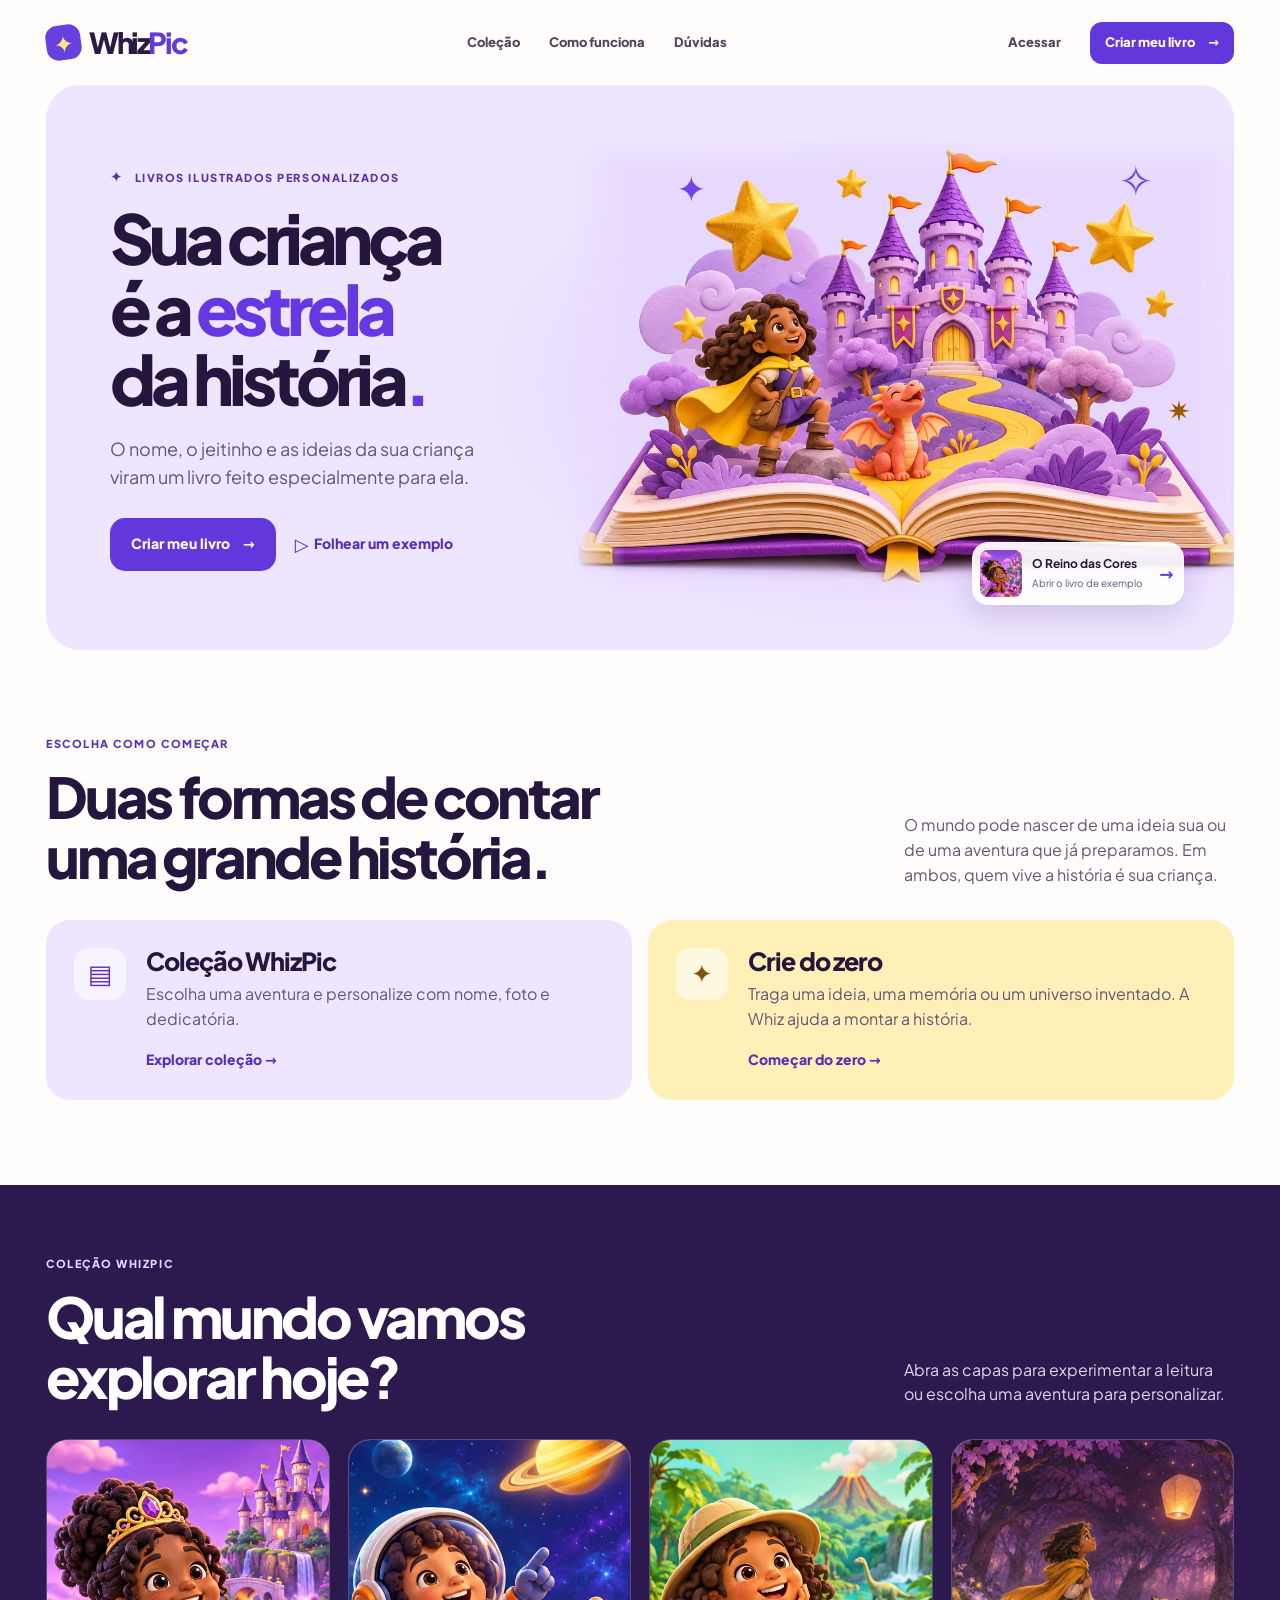
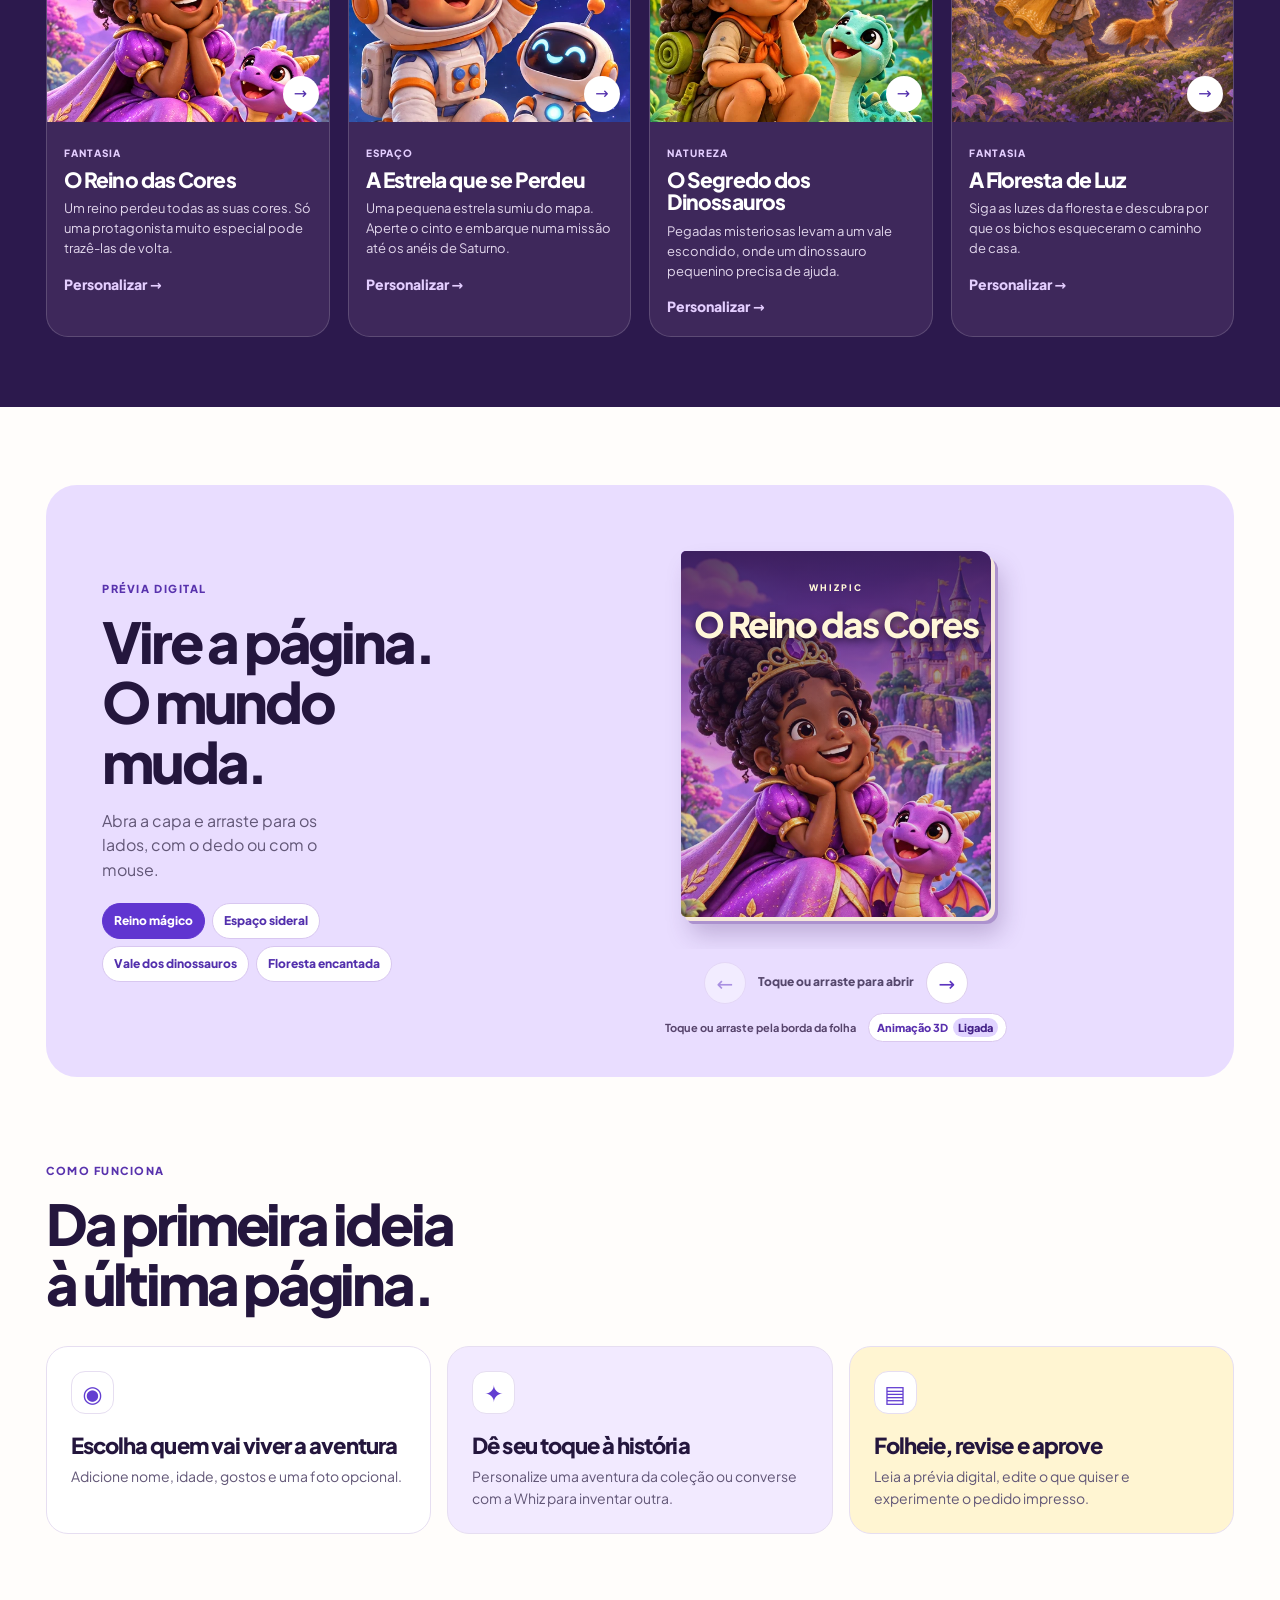
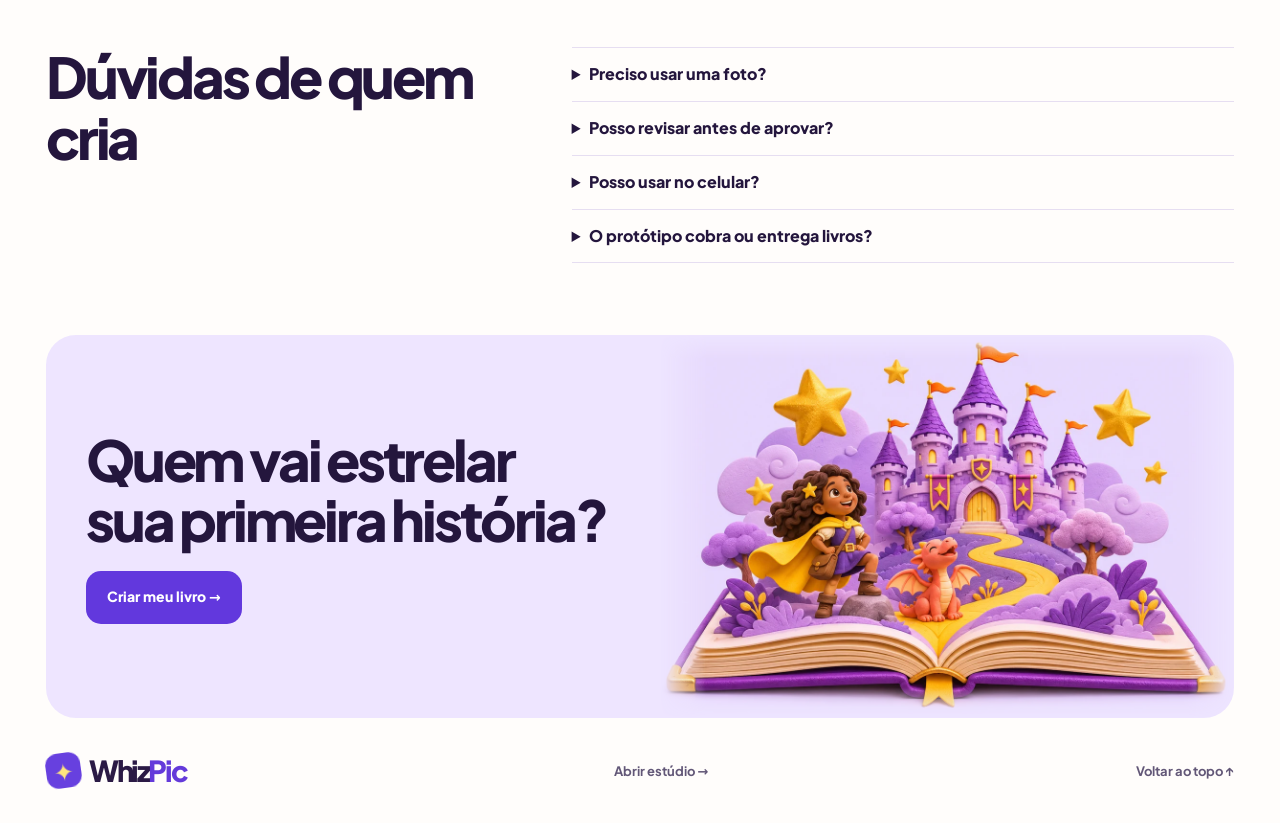
<file: index.html>
<!doctype html>
<html lang="pt-BR">
<head>
<meta charset="utf-8">
<meta name="viewport" content="width=device-width, initial-scale=1, viewport-fit=cover">
<meta name="theme-color" content="#f9f6ff">
<meta name="description" content="Transforme sua criança na protagonista de um livro ilustrado.">
<title>WhizPic — Histórias com a cara da sua criança</title>
<link rel="icon" href="assets/icon-192.png">
<link rel="manifest" href="manifest.webmanifest">
<link rel="stylesheet" href="style.css">
<script src="app.js" type="module"></script>
</head>
<body>
<a class="skip" href="#main">Pular para o conteúdo</a>
<div id="site"></div>
<dialog id="modal" aria-labelledby="modal-title"><div id="modal-content"></div></dialog>
<div id="toast" role="status" aria-live="polite"></div>
</body>
</html>
</file>
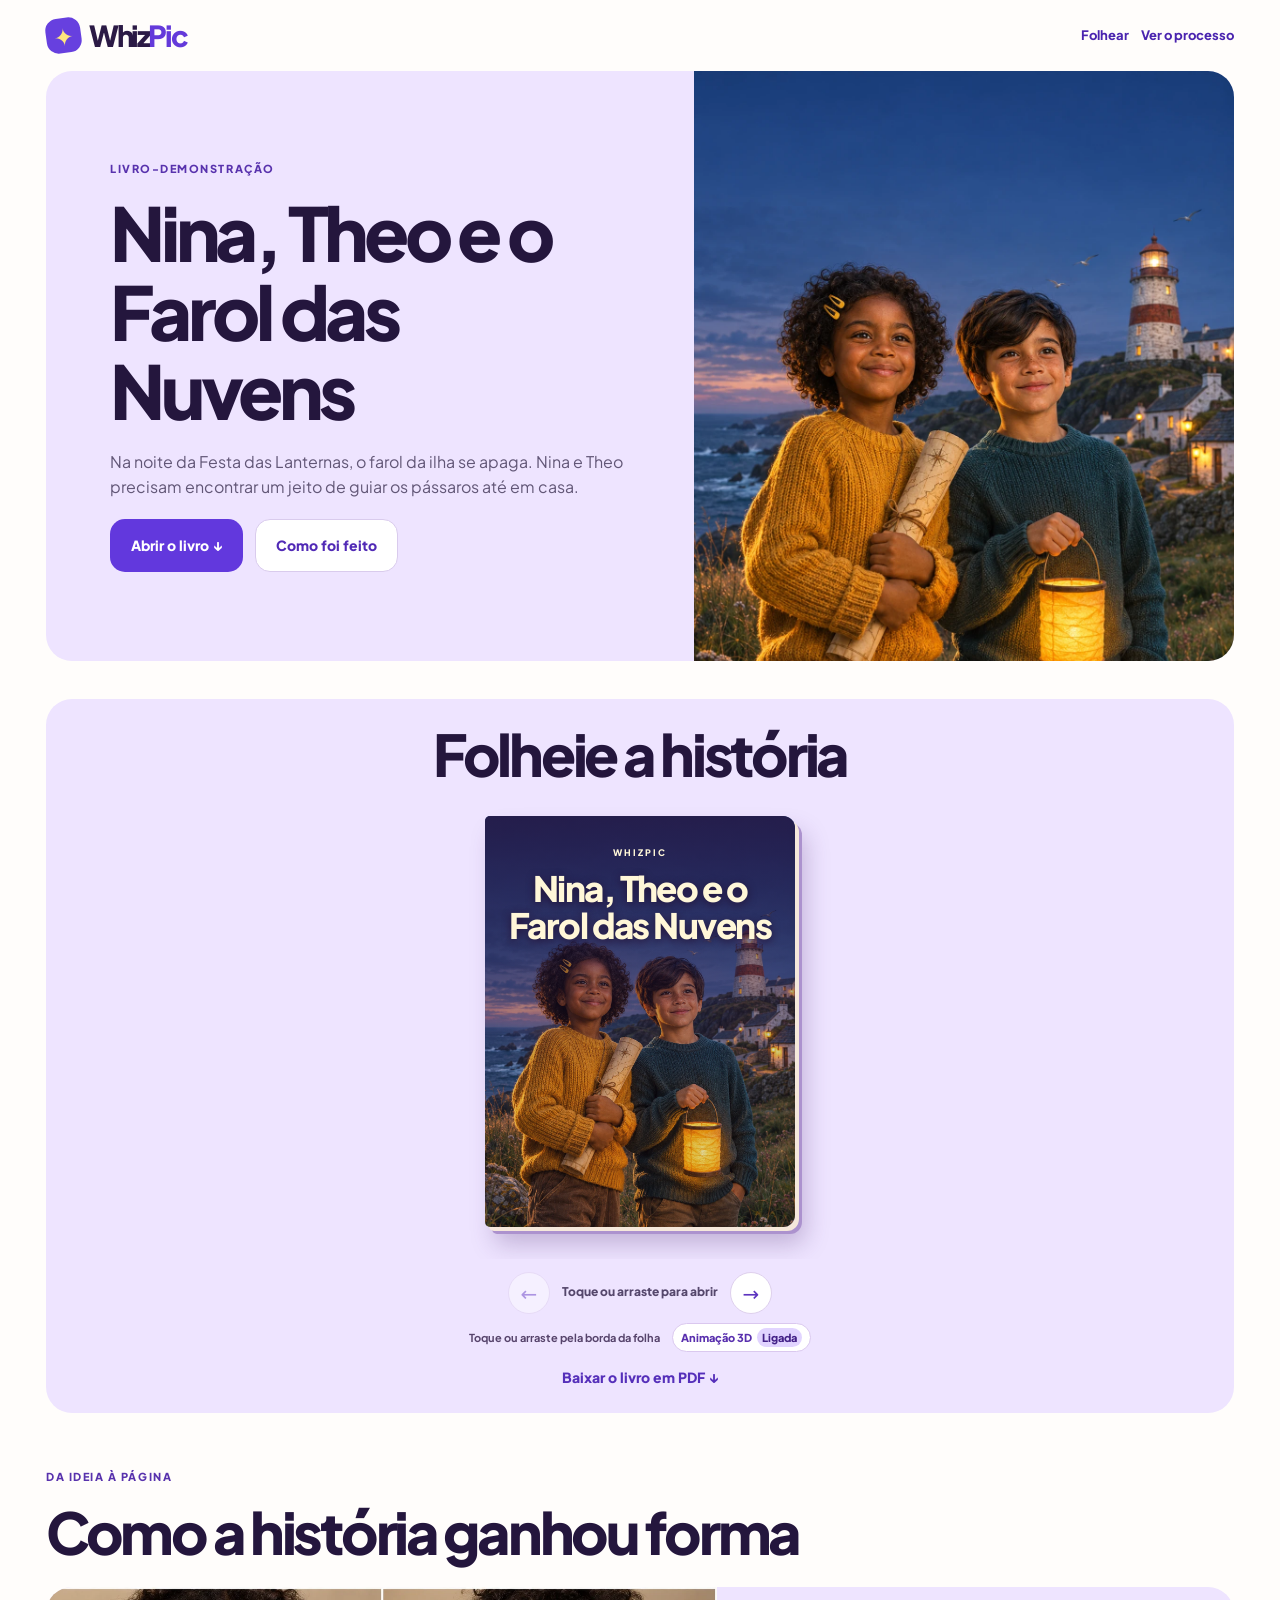
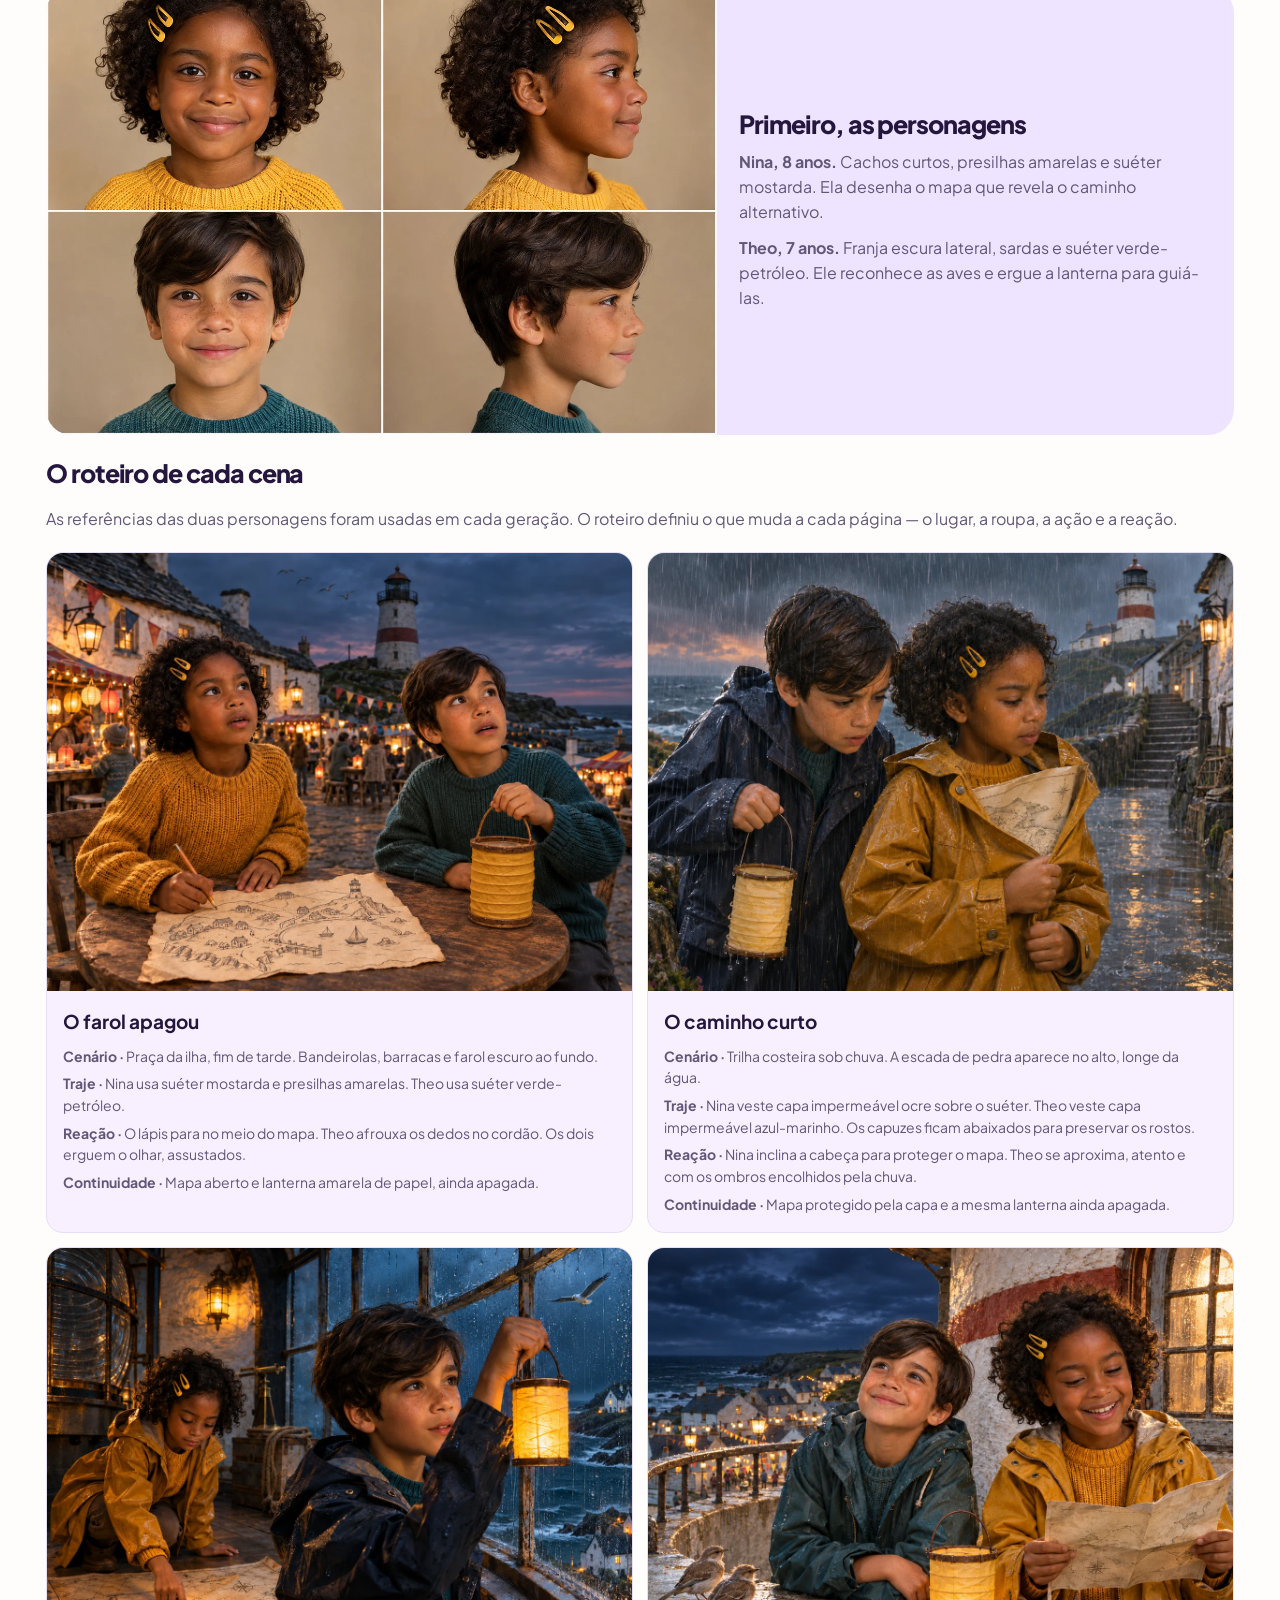
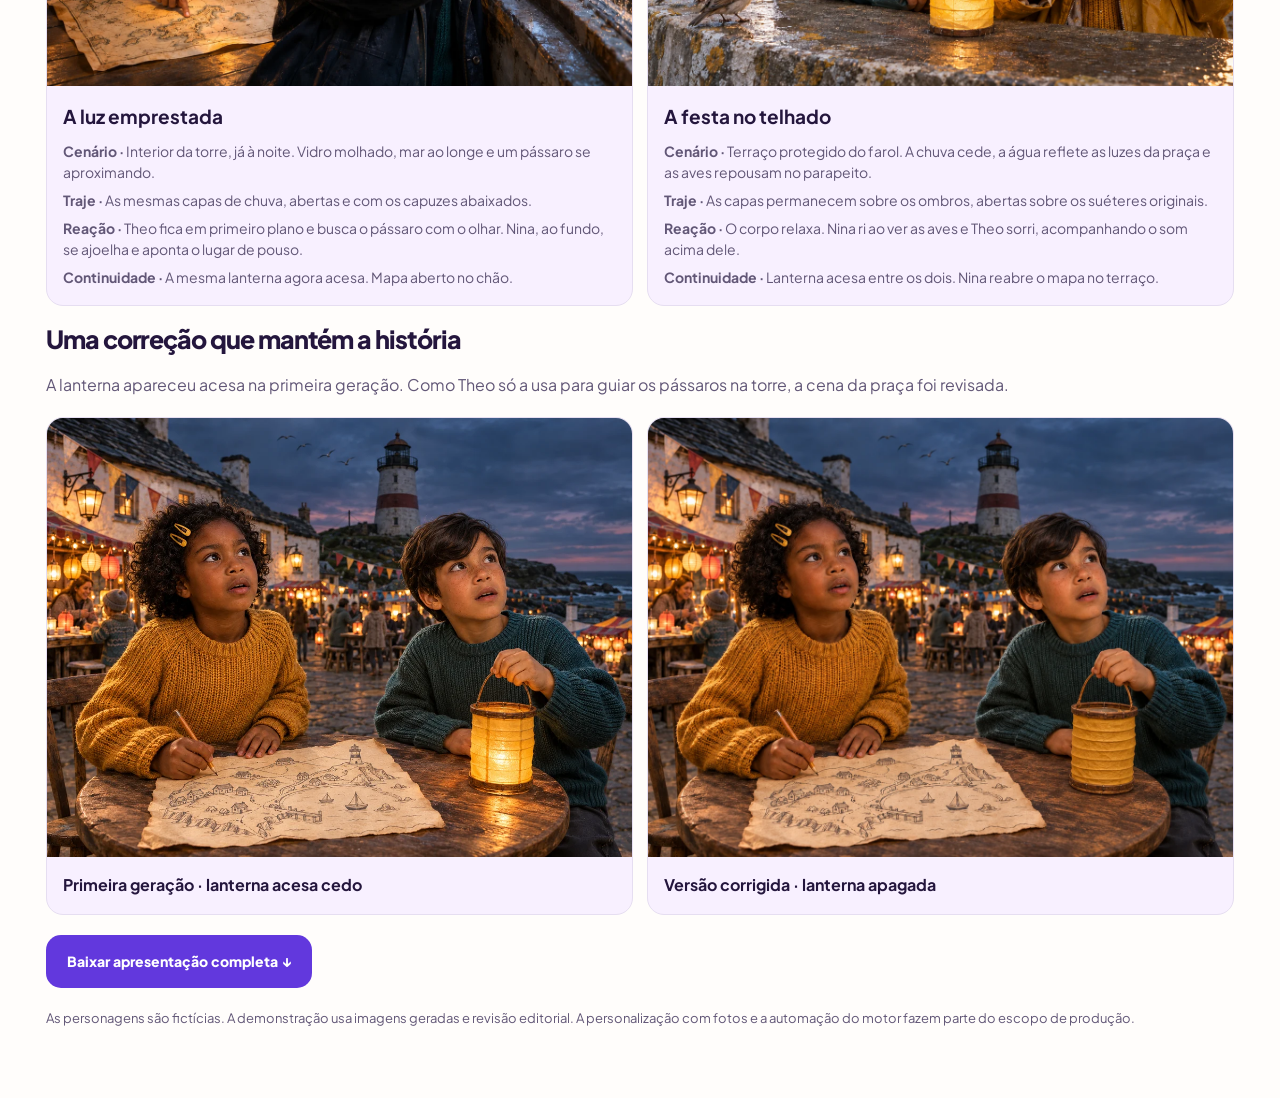
<file: assets/farol/index.html>
<!doctype html>
<html lang="pt-BR">
<head>
<meta charset="utf-8">
<meta name="viewport" content="width=device-width, initial-scale=1">
<meta name="theme-color" content="#f3eaff">
<title>Nina, Theo e o Farol das Nuvens · WhizPic</title>
<link rel="stylesheet" href="../../style.css">
<link rel="stylesheet" href="demo.css">
<script type="module" src="demo.js"></script>
</head>
<body>
<a class="skip" href="#livro">Pular para o livro</a>
<header class="wrap demo-nav">
  <a class="brand" href="../../"><span class="brand-icon" aria-hidden="true">✦</span>Whiz<span>Pic</span></a>
  <nav aria-label="Demonstração"><a href="#livro">Folhear</a><a href="#processo">Ver o processo</a></nav>
</header>
<main class="wrap demo-content">
  <section class="demo-intro">
    <div>
      <p class="kicker">LIVRO-DEMONSTRAÇÃO</p>
      <h1>Nina, Theo e o Farol das Nuvens</h1>
      <p>Na noite da Festa das Lanternas, o farol da ilha se apaga. Nina e Theo precisam encontrar um jeito de guiar os pássaros até em casa.</p>
      <div class="demo-actions"><a class="btn" href="#livro">Abrir o livro ↓</a><a class="btn secondary" href="#processo">Como foi feito</a></div>
    </div>
    <img src="cover.webp" alt="Nina e Theo com um mapa e uma lanterna, perto do farol">
  </section>
  <section class="demo-book" aria-labelledby="book-title">
    <h2 id="book-title">Folheie a história</h2>
    <div id="livro"></div>
    <a class="text-link" href="WhizPic-Livro-Farol-das-Nuvens.pdf" download>Baixar o livro em PDF ↓</a>
  </section>
  <section class="demo-process" id="processo">
    <p class="kicker">DA IDEIA À PÁGINA</p>
    <h2>Como a história ganhou forma</h2>
    <div class="demo-reference">
      <img src="characters.webp" alt="Ficha com Nina de frente e de perfil na primeira linha e Theo de frente e de perfil na segunda">
      <div>
        <h3>Primeiro, as personagens</h3>
        <p><strong>Nina, 8 anos.</strong> Cachos curtos, presilhas amarelas e suéter mostarda. Ela desenha o mapa que revela o caminho alternativo.</p>
        <p><strong>Theo, 7 anos.</strong> Franja escura lateral, sardas e suéter verde-petróleo. Ele reconhece as aves e ergue a lanterna para guiá-las.</p>
      </div>
    </div>
    <h3>O roteiro de cada cena</h3>
    <p>As referências das duas personagens foram usadas em cada geração. O roteiro definiu o que muda a cada página — o lugar, a roupa, a ação e a reação.</p>
    <div id="scene-list" class="demo-scenes"></div>
    <h3>Uma correção que mantém a história</h3>
    <p>A lanterna apareceu acesa na primeira geração. Como Theo só a usa para guiar os pássaros na torre, a cena da praça foi revisada.</p>
    <div class="demo-scenes">
      <article><img src="page-1-before.webp" alt="Primeira geração da praça com a lanterna acesa" loading="lazy"><div><strong>Primeira geração · lanterna acesa cedo</strong></div></article>
      <article><img src="page-1.webp" alt="Versão corrigida da praça com a lanterna apagada" loading="lazy"><div><strong>Versão corrigida · lanterna apagada</strong></div></article>
    </div>
    <div class="demo-actions"><a class="btn" href="WhizPic-Demonstracao-Farol-das-Nuvens.pdf" download>Baixar apresentação completa ↓</a></div>
    <p class="demo-note">As personagens são fictícias. A demonstração usa imagens geradas e revisão editorial. A personalização com fotos e a automação do motor fazem parte do escopo de produção.</p>
  </section>
</main>
</body>
</html>
</file>
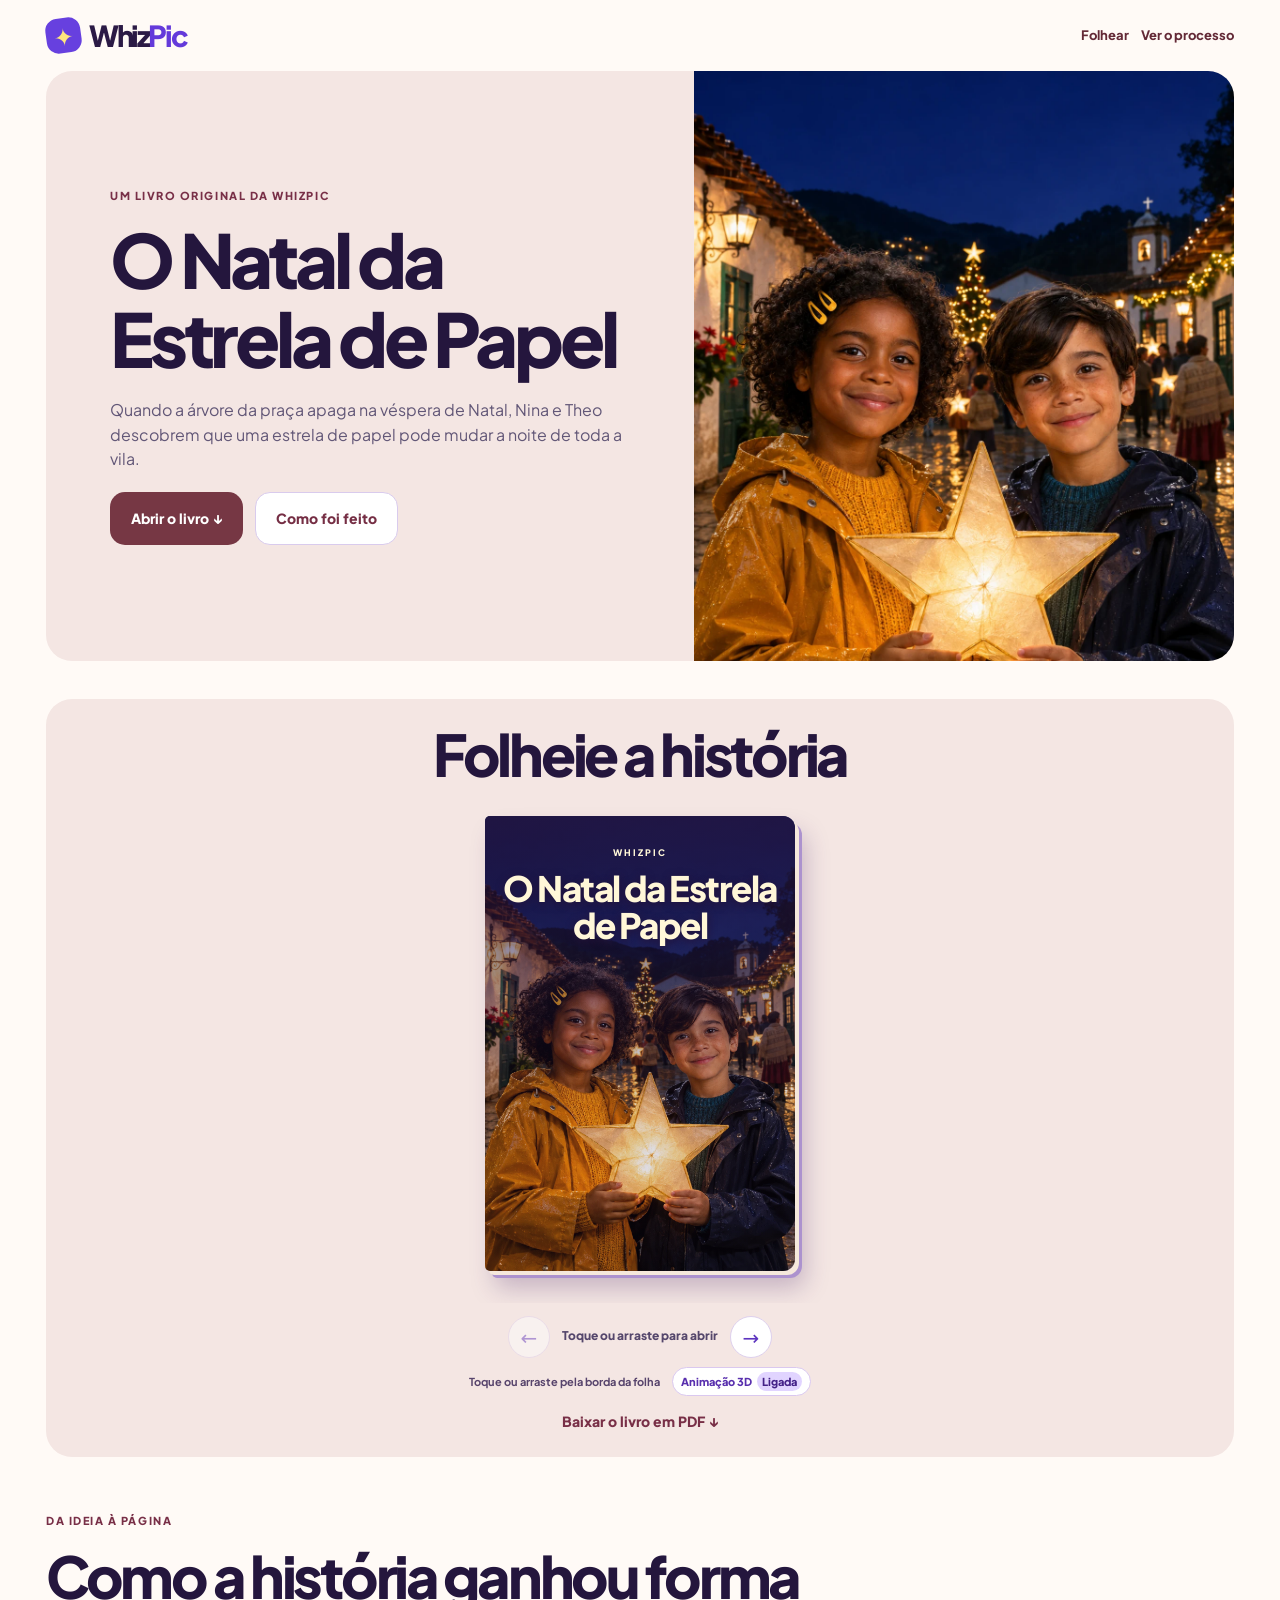
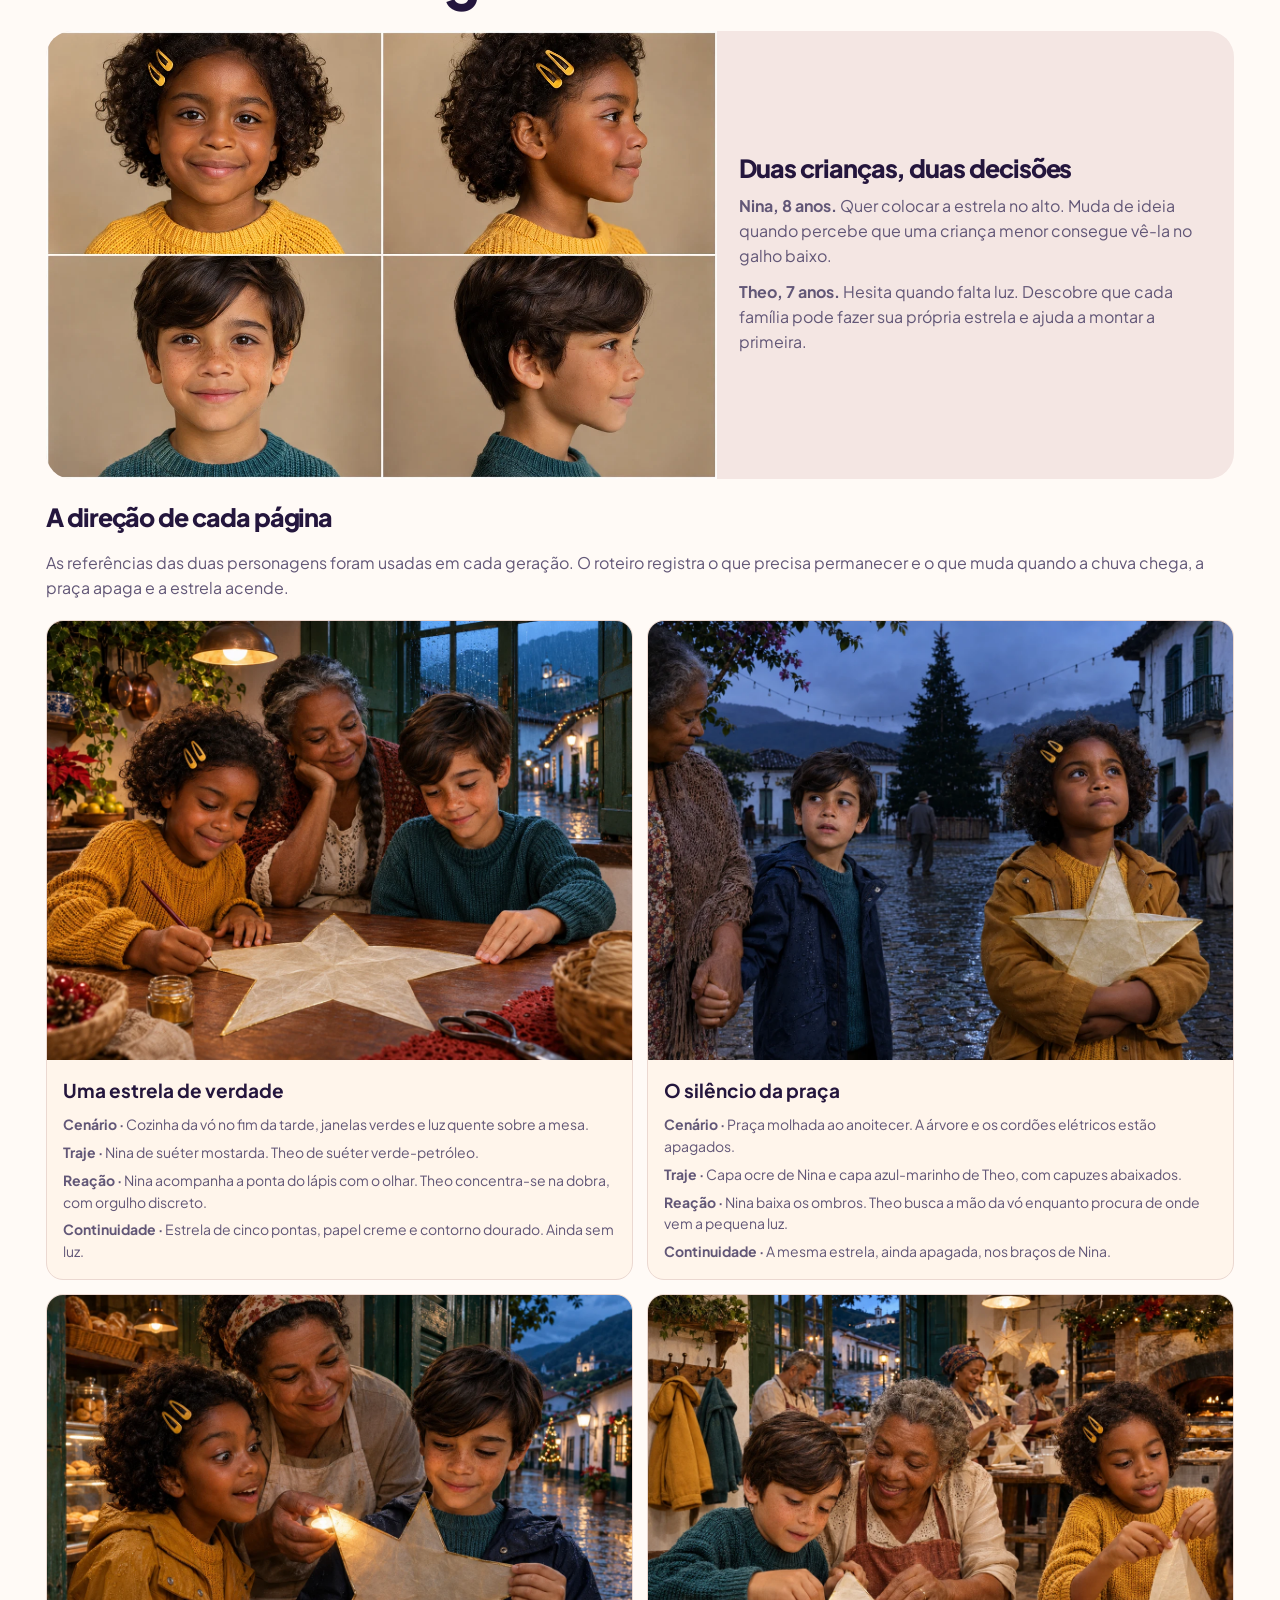
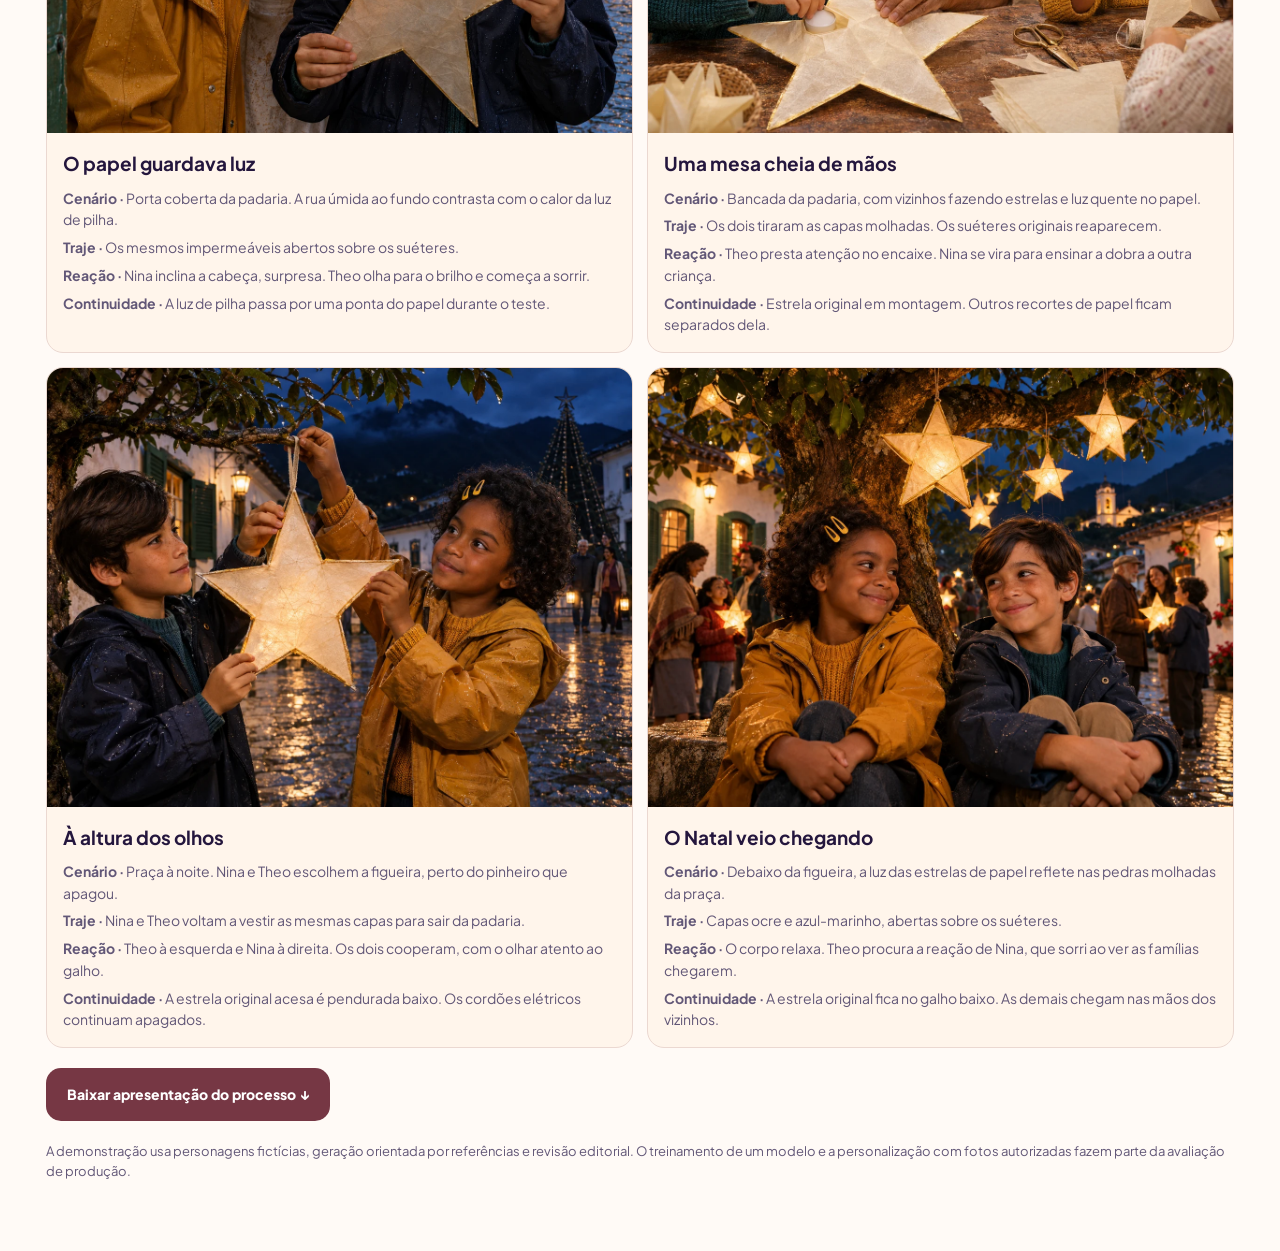
<file: assets/natal/index.html>
<!doctype html>
<html lang="pt-BR">
<head>
<meta charset="utf-8">
<meta name="viewport" content="width=device-width, initial-scale=1">
<meta name="theme-color" content="#f7edf1">
<title>O Natal da Estrela de Papel · WhizPic</title>
<link rel="stylesheet" href="../../style.css">
<link rel="stylesheet" href="../farol/demo.css">
<link rel="stylesheet" href="natal.css">
<script type="module" src="../farol/demo.js"></script>
</head>
<body class="natal">
<a class="skip" href="#livro">Pular para o livro</a>
<header class="wrap demo-nav">
  <a class="brand" href="../../"><span class="brand-icon" aria-hidden="true">✦</span>Whiz<span>Pic</span></a>
  <nav aria-label="Demonstração"><a href="#livro">Folhear</a><a href="#processo">Ver o processo</a></nav>
</header>
<main class="wrap demo-content">
  <section class="demo-intro">
    <div>
      <p class="kicker">UM LIVRO ORIGINAL DA WHIZPIC</p>
      <h1>O Natal da Estrela de Papel</h1>
      <p>Quando a árvore da praça apaga na véspera de Natal, Nina e Theo descobrem que uma estrela de papel pode mudar a noite de toda a vila.</p>
      <div class="demo-actions"><a class="btn" href="#livro">Abrir o livro ↓</a><a class="btn secondary" href="#processo">Como foi feito</a></div>
    </div>
    <img src="cover.webp" alt="Nina e Theo seguram uma estrela dourada na praça iluminada">
  </section>
  <section class="demo-book" aria-labelledby="book-title">
    <h2 id="book-title">Folheie a história</h2>
    <div id="livro"></div>
    <a class="text-link" href="WhizPic-Livro-Natal-da-Estrela-de-Papel.pdf" download>Baixar o livro em PDF ↓</a>
  </section>
  <section class="demo-process" id="processo">
    <p class="kicker">DA IDEIA À PÁGINA</p>
    <h2>Como a história ganhou forma</h2>
    <div class="demo-reference">
      <img src="characters.webp" alt="Referências de Nina e Theo, de frente e de perfil">
      <div>
        <h3>Duas crianças, duas decisões</h3>
        <p><strong>Nina, 8 anos.</strong> Quer colocar a estrela no alto. Muda de ideia quando percebe que uma criança menor consegue vê-la no galho baixo.</p>
        <p><strong>Theo, 7 anos.</strong> Hesita quando falta luz. Descobre que cada família pode fazer sua própria estrela e ajuda a montar a primeira.</p>
      </div>
    </div>
    <h3>A direção de cada página</h3>
    <p>As referências das duas personagens foram usadas em cada geração. O roteiro registra o que precisa permanecer e o que muda quando a chuva chega, a praça apaga e a estrela acende.</p>
    <div id="scene-list" class="demo-scenes"></div>
    <div class="demo-actions"><a class="btn" href="WhizPic-Processo-Criativo-Natal.pdf" download>Baixar apresentação do processo ↓</a></div>
    <p class="demo-note">A demonstração usa personagens fictícias, geração orientada por referências e revisão editorial. O treinamento de um modelo e a personalização com fotos autorizadas fazem parte da avaliação de produção.</p>
  </section>
</main>
</body>
</html>
</file>
<file: style.css>
@font-face{font-family:Jakarta;src:url("assets/fonts/plus-jakarta-sans-latin-wght-normal.woff2") format("woff2");font-weight:200 800;font-display:swap}
:root{color-scheme:light;--ink:#24163d;--muted:#625777;--violet:#6238dd;--violet-dark:#4a24af;--surface:#faf8ff;--line:#e6def1;--white:#fff;--sun:#ffe17b;--font:Jakarta,system-ui,sans-serif}
*,*::before,*::after{box-sizing:border-box}
[hidden]{display:none!important}
html{scroll-behavior:smooth;scroll-padding-top:26px}
body{margin:0;background:#fffdfb;color:var(--ink);font-family:var(--font);line-height:1.55}
body:has(dialog[open]){overflow:hidden}
button,input,textarea,select{font:inherit}
button{cursor:pointer}
button:disabled{cursor:default}
a{color:inherit;text-decoration:none}
img{display:block;max-width:100%}
:focus-visible{outline:3px solid #9669fc;outline-offset:4px}
.skip{position:fixed;z-index:10;top:8px;left:8px;transform:translateY(-150%);background:white;padding:10px}
.skip:focus{transform:none}
.wrap{width:min(1300px,calc(100% - 92px));margin-inline:auto}
h1,h2,h3,p{overflow-wrap:anywhere}
h1,h2,h3{margin:0;line-height:1.07;letter-spacing:-.057em;font-weight:800}
h1{font-size:clamp(42px,5.3vw,79px)}
h2{font-size:clamp(34px,4.4vw,62px)}
h3{font-size:25px;letter-spacing:-.043em}
p{margin:0;color:var(--muted)}
.kicker{color:#5832ad;font-weight:800;font-size:11px;letter-spacing:.14em;margin:0 0 15px}
.kicker span{font-size:15px;margin-right:7px}
.btn,.round,.chip{display:inline-flex;align-items:center;justify-content:center}
.btn{border:1px solid transparent;border-radius:15px;min-height:53px;padding:11px 20px;background:var(--violet);color:white;font-size:14px;font-weight:800;gap:13px;transition:transform .2s,background .2s,box-shadow .2s;white-space:normal;text-align:center}
.btn:hover{background:var(--violet-dark);transform:translateY(-2px);box-shadow:0 9px 20px #4a24af2b}
.btn.small{min-height:42px;font-size:13px;padding:8px 14px;border-radius:12px}
.btn.secondary{background:white;color:#512ab6;border-color:#d9cbed}
.btn.secondary:hover{background:#f3ebff}
.text-link,.hero-preview{border:0;background:none;padding:0;color:#552fba;font-size:14px;font-weight:800;cursor:pointer;text-align:left}
.text-link:hover,.access:hover,.hero-preview:hover{text-decoration:underline;text-underline-offset:4px}
.brand{display:inline-flex;align-items:center;gap:0;font-weight:800;line-height:1;font-size:29px;letter-spacing:-.083em;color:#2b1a45;white-space:nowrap}
.brand>span:last-child{color:#643ada}
.brand-icon{display:inline-grid;place-items:center;width:35px;height:35px;margin-right:8px;background:#6740df;color:#ffe67e;border-radius:12px;transform:rotate(-8deg);font-size:24px;line-height:1;letter-spacing:0;flex:none}
.landing-nav{height:85px;display:flex;align-items:center;justify-content:space-between;gap:16px}
.landing-nav nav,.nav-actions{display:flex;align-items:center;gap:29px}
.landing-nav nav a,.access{font-size:13px;font-weight:800;color:#50445f}
.hero{min-height:565px;display:grid;grid-template-columns:1fr 1.09fr;background:#eee5ff;border-radius:34px;overflow:hidden;isolation:isolate;position:relative}
.hero-copy{position:relative;z-index:2;padding:clamp(39px,5.7vw,83px) 0 clamp(44px,5.7vw,83px) clamp(28px,5vw,73px);align-self:center}
.hero h1{font-size:clamp(42px,5.35vw,78px);line-height:1.025;letter-spacing:-.074em}
.hero h1 em{font-style:normal;color:#6638e1;position:relative;white-space:nowrap}
.hero-period{color:#6638e1}
.hero-description{font-size:clamp(15px,1.5vw,18px);max-width:400px;margin:22px 0 27px}
.hero-actions{display:flex;gap:13px 19px;align-items:center;flex-wrap:wrap}
.hero-preview{display:inline-flex;align-items:center;gap:5px}
.hero-preview span{font-size:18px}
.hero-visual{position:relative;display:grid;place-items:center;min-width:0}
.hero-visual::before{content:"";position:absolute;inset:7% -10% 1% -24%;background:radial-gradient(ellipse,#ddc8fd 0%,transparent 70%);z-index:-1}
.hero-art{width:110%;max-width:none;position:absolute;left:-7%;object-fit:contain;transform:translate(var(--mx,0),var(--my,0));transition:transform .2s ease-out;animation:hero-in .75s ease-out}
@keyframes hero-in{from{opacity:.25;translate:0 12px;scale:.96}}
.hero-star{position:absolute;color:#7344ec;animation:drift 4s ease-in-out infinite;pointer-events:none;line-height:1}
.star-one{top:15%;left:10%;font-size:36px}.star-two{top:13%;right:13%;font-size:42px;animation-delay:-1.3s}.star-three{top:55%;right:7%;font-size:28px;color:#9a5700;animation-delay:-2.1s}
@keyframes drift{50%{translate:0 -14px;rotate:15deg}}
.preview-float{position:absolute;bottom:8%;right:8%;display:flex;gap:10px;align-items:center;text-align:left;border:1px solid #fff;background:#ffffffec;color:var(--ink);border-radius:16px;padding:7px 10px 7px 7px;box-shadow:0 10px 30px #4a26742e;transition:transform .2s}
.preview-float:hover{transform:translateY(-5px)}
.preview-float img{width:42px;height:47px;object-fit:cover;border-radius:8px}
.preview-float strong,.preview-float small{display:block;font-size:12px}.preview-float small{font-size:10px;color:var(--muted);margin-top:2px}
.preview-float b{color:#6638e1;font-size:17px;padding-left:6px}
.section-heading{display:flex;align-items:end;justify-content:space-between;gap:24px;margin-bottom:32px}
.section-heading>p{max-width:330px}
.ways,.workflow{padding-block:85px}
.way-grid,.choose-grid{display:grid;grid-template-columns:1fr 1fr;gap:16px}
.way{display:flex;align-items:start;gap:20px;border-radius:24px;padding:28px;overflow:hidden;transition:transform .25s}
.way:hover{transform:translateY(-3px)}
.way-collection{background:#eee5ff}
.way-custom{background:#fff0b7}
.way-icon{display:grid;place-items:center;width:52px;height:52px;border-radius:15px;background:#fff9;font-size:26px;flex:none;color:#5d32c2}
.way-custom .way-icon{color:#80530e}
.way h3{margin-bottom:8px}
.way p{margin-bottom:15px}
.collection-section{padding-block:70px;background:#2c194d;color:white;overflow:hidden}
.collection-section .kicker{color:#e8d7ff}
.collection-section .section-heading>p{color:#e0d4ee}
.collection-grid{display:grid;grid-template-columns:repeat(4,minmax(0,1fr));gap:18px}
.collection-card{border-radius:22px;background:white;color:var(--ink);overflow:hidden;border:1px solid var(--line)}
.collection-section .collection-card{border-color:#ffffff29;background:#3e285b;color:white}
.cover-button{position:relative;display:block;border:0;padding:0;background:var(--tint);width:100%;height:clamp(170px,22vw,305px);overflow:hidden}
.cover-button img{width:100%;height:100%;object-fit:cover;object-position:center 54%;transition:transform .45s cubic-bezier(.2,.75,.3,1)}
.cover-button:hover img{transform:scale(1.07)}
.cover-open{position:absolute;bottom:10px;right:10px;display:grid;place-items:center;background:#fff;color:#5330ad;width:36px;height:36px;border-radius:50%}
.card-copy{padding:17px}
.category{color:#633bc7;font-size:10px;letter-spacing:.105em;font-weight:800;text-transform:uppercase}
.card-copy h3{margin:5px 0 7px;font-size:21px}
.card-copy p{font-size:13px;margin-bottom:13px}
.collection-section .card-copy p{color:#e1d6ec}
.collection-section .card-copy .category,.collection-section .text-link{color:#e4ceff}
.reading-section{margin-top:78px;display:grid;grid-template-columns:.7fr 1.3fr;align-items:center;gap:24px;background:#e9ddff;border-radius:31px;padding:35px clamp(20px,4.4vw,60px)}
.reading-copy>p:not(.kicker){margin:16px 0 20px;max-width:260px}
.world-picker,.suggestions{display:flex;flex-wrap:wrap;gap:7px}
.chip{padding:7px 11px;min-height:36px;border:1px solid #d8c7f0;border-radius:99px;background:#fff;color:#5330ad;font-size:12px;font-weight:800}
.chip:hover,.chip[aria-pressed="true"]{background:#6035d0;color:white;border-color:#6035d0}
.workflow-grid{display:grid;grid-template-columns:repeat(3,1fr);gap:16px}
.workflow-grid article{padding:24px;border:1px solid var(--line);border-radius:22px;background:white}
.workflow-grid article:nth-child(2){background:#f2eaff}
.workflow-grid article:nth-child(3){background:#fff5d2}
.workflow-grid article span{height:43px;width:43px;background:#fff;border:1px solid var(--line);border-radius:14px;display:grid;place-items:center;color:#633ed1;font-size:23px;margin-bottom:20px}
.workflow-grid article h3{margin-bottom:8px;font-size:22px}
.workflow-grid p{font-size:14px}
.faq{display:grid;grid-template-columns:.85fr 1.15fr;gap:36px;padding-block:28px 72px}
.faq details{padding:14px 0;border-bottom:1px solid var(--line)}
.faq details:first-child{border-top:1px solid var(--line)}
summary{cursor:pointer;font-weight:800}
.faq details p{font-size:14px;margin:9px 0 0 17px}
.bottom-cta{display:grid;grid-template-columns:1fr 1fr;align-items:center;overflow:hidden;border-radius:30px;background:#eee5ff;padding-left:40px}
.bottom-cta .btn{margin-top:20px}.hero-art,.bottom-cta img,.dashboard-hero img,.auth-art img{mask-image:linear-gradient(90deg,transparent,#000 8% 92%,transparent),linear-gradient(0deg,transparent,#000 8% 94%,transparent);mask-composite:intersect}.bottom-cta img{mix-blend-mode:normal}
.landing-footer{display:flex;justify-content:space-between;align-items:center;gap:12px;padding-block:35px;color:var(--muted);font-size:13px;font-weight:700}
.reveal.revealed{animation:section-in .65s cubic-bezier(.17,.66,.35,1) both}
@keyframes section-in{from{opacity:.25;translate:0 16px}}
.reader{width:100%;max-width:740px;margin-inline:auto}
.reader-stage{display:grid;place-items:center;padding:31px 16px 32px;overflow:clip}
.volume{position:relative;width:100%;max-width:620px;perspective:1700px;touch-action:pan-y;user-select:none;cursor:grab}
.volume:active{cursor:grabbing}
.volume.is-cover{cursor:pointer}
.book-block{--page-height:340px;position:relative;height:var(--page-height);transform-style:preserve-3d;transform:translateX(var(--binding-offset,0px))}
.is-cover .book-block{transform:translateX(var(--binding-offset,-25%))}
.spread,.turn-bed{display:grid;grid-template-columns:repeat(2,minmax(0,1fr));height:100%;position:absolute;inset:0}
.spread>*,.turn-bed>*,.sheet-face{overflow:hidden}
.spread>.reader-art,.turn-bed>.reader-art{border-radius:10px 0 0 10px;box-shadow:-3px 6px 0 #aa91ca,-8px 15px 22px #49276d36}
.spread>.reader-paper,.turn-bed>.reader-paper{border-radius:0 12px 12px 0;box-shadow:3px 4px 0 #f9ead7,7px 7px 0 #ac92ce,10px 15px 25px #49276d40}
.is-cover .spread>.reader-cover{grid-column:2;border-radius:5px 12px 12px 5px;box-shadow:4px 4px 0 #f5e8db,7px 7px 0 #ac92ce,10px 17px 25px #49276d45}
.reader-measure{position:absolute;top:0;left:0;visibility:hidden;pointer-events:none}
.reader-measure .reader-cover{padding-bottom:44px}
.turn-bed,.turn-shadow,.turn-sheet{visibility:hidden;pointer-events:none}
.is-turning .spread{visibility:hidden}
.is-turning .turn-bed,.is-turning .turn-shadow,.is-turning .turn-sheet{visibility:visible}
.turn-shadow{position:absolute;inset:0 7% 0;background:linear-gradient(90deg,transparent 8%,#24162d88 48%,#24162d8c 51%,transparent 92%);opacity:0;transform-origin:center}
.cover-turn .turn-shadow{left:50%;right:0;background:linear-gradient(90deg,#24162daa,transparent 95%);transform-origin:left center}
.turn-sheet{position:absolute;inset:0 0 0 50%;transform-style:preserve-3d}
.sheet-strip{position:absolute;inset:0 auto 0 0;transform-style:preserve-3d;transform-origin:left center}
.sheet-face{position:absolute;inset:0;backface-visibility:hidden;background:#fff9ed}
.sheet-face>div{position:absolute;inset:0 auto 0 0;max-width:none}
.sheet-back{transform:rotateY(180deg)}
.sheet-face::after{content:"";position:absolute;inset:0;background:#2c193c;opacity:var(--shade,0);pointer-events:none}
.hard-cover .sheet-front{border-radius:5px 12px 12px 5px;box-shadow:2px 2px 0 #8762b7}
.hard-cover .sheet-back{border-radius:10px 0 0 10px}
.reader-cover,.reader-art{background-size:cover;background-position:center;position:relative}
.reader-cover{color:#fff7d8;text-align:center;padding:22px 12px;background-position:center 57%;isolation:isolate}
.reader-cover::before{content:"";position:absolute;inset:0;background:linear-gradient(#281641c9,#28164122 65%);z-index:-1}
.reader-cover small,.mock-book span{font-size:9px;font-weight:800;letter-spacing:.22em}
.reader-cover h3{font-size:clamp(22px,3vw,35px);margin-top:8px;text-shadow:0 2px 8px #241238;line-height:1.05}
.reader-paper{display:flex;justify-content:center;flex-direction:column;padding:clamp(13px,2.2vw,30px);background:linear-gradient(90deg,#ddcab84d,transparent 10%),#fff9ed}
.reader-paper h3{font-size:clamp(16px,2.3vw,30px);margin:8px 0}
.reader-paper p{font-size:clamp(12px,1.4vw,16px);color:#463451}
.reader-chapter{font-size:10px;font-weight:800;letter-spacing:.1em;color:#6238b8;text-transform:uppercase}
.portrait{position:absolute;bottom:10px;right:10px;width:25%;min-width:42px;aspect-ratio:1;object-fit:cover;border:3px solid #ffe684;border-radius:50%;box-shadow:0 3px 7px #261d38a0}
.reader-controls{display:flex;align-items:center;justify-content:center;gap:12px;margin-top:13px}
.reader-options{display:flex;flex-wrap:wrap;align-items:center;justify-content:center;gap:5px 12px;margin-top:9px;text-align:center;color:#57446c;font-size:11px;font-weight:700}
.reader-motion{display:inline-flex;align-items:center;gap:5px;border:1px solid #dac8ef;border-radius:99px;padding:4px 8px;background:#fff;color:#5930ae;font-size:11px;font-weight:800}
.reader-motion span{border-radius:99px;padding:1px 5px;background:#f2ebf9;color:#594274}
.reader-motion[aria-pressed="true"] span{background:#e1d4ff;color:#442288}
.spread>.reader-paper{position:relative}
.spread>.reader-paper::after{content:"";position:absolute;bottom:0;right:0;width:22px;height:22px;background:linear-gradient(135deg,transparent 48%,#e2cdb5 50%,#fcf1da 71%,#c2a5dc 73%);border-bottom-right-radius:10px;pointer-events:none;transition:width .18s,height .18s}
@media (hover:hover){.spread>.reader-paper:hover::after{width:29px;height:29px}}
.round{height:42px;width:42px;border:1px solid #ded0ed;border-radius:50%;background:white;color:#5d35bf;font-size:20px;flex:none}
.round:hover:not(:disabled){background:#f3eaff}
.round:disabled{opacity:.45}
.page-state{min-width:144px;font-size:12px;font-weight:800;text-align:center;color:#55476c}
dialog{width:min(780px,calc(100% - 24px));max-height:calc(100dvh - 24px);padding:0;border:1px solid var(--line);border-radius:24px;color:var(--ink);background:#fcf9ff;box-shadow:0 20px 80px #23133365}
dialog::backdrop{background:#28193a9e;backdrop-filter:blur(5px)}
.modal-inner{padding:25px;position:relative}
.modal-inner h2{font-size:clamp(24px,4vw,38px);padding-right:50px;margin:0 0 12px}
.modal-close{position:absolute;right:13px;top:13px}
.modal-reader{background:#efe5ff;border-radius:16px;padding:10px 10px 15px}
.modal-actions{display:flex;justify-content:flex-end;margin-top:16px}
.modal-inner form{margin-top:16px}
#toast{position:fixed;z-index:9;bottom:22px;left:50%;max-width:calc(100% - 22px);width:max-content;transform:translate(-50%,12px);opacity:0;pointer-events:none;background:#281a43;color:white;border-radius:13px;padding:11px 16px;font-size:13px;font-weight:700;transition:.2s}
#toast.visible{transform:translate(-50%,0);opacity:1}
.app-shell{min-height:100dvh;background:#f9f6ff;display:grid;grid-template-columns:218px minmax(0,1fr)}
.sidebar{display:flex;flex-direction:column;gap:33px;padding:27px 15px 18px;background:#fff;border-right:1px solid var(--line);position:sticky;top:0;height:100dvh;overflow:auto}
.sidebar>a:first-child{padding-left:8px}
.sidebar nav{display:grid;gap:5px}
.app-nav-item{position:relative;display:flex;align-items:center;gap:10px;min-height:49px;border:1px solid transparent;border-radius:14px;padding:6px 8px;font-weight:750;font-size:13px;color:#524562;transition:background .18s,color .18s,border-color .18s}
.nav-icon-tile{display:grid;place-items:center;width:34px;height:34px;flex:none;border-radius:10px;background:#f4edff;color:#673fc3;transition:background .18s,color .18s}
.nav-icon{display:block;width:20px;height:20px;flex:none}
.app-nav-item:hover{background:#f8f3ff;color:#4b2ca0}
.app-nav-item[aria-current="page"]{background:#f0e8ff;border-color:#e7d9fd;color:#44228e;font-weight:800}
.app-nav-item[aria-current="page"] .nav-icon-tile{background:#643add;color:#fff}
.back-site{display:flex;align-items:center;gap:9px;margin-top:auto;border-top:1px solid var(--line);padding:14px 8px 3px;color:#5c5171;font-size:13px;font-weight:750;transition:color .18s}
.back-site:hover{color:#542cbd}
.back-site .nav-icon{width:17px;height:17px;color:#673fc3}
.app-header{height:73px;background:white;border-bottom:1px solid var(--line);display:flex;align-items:center;justify-content:space-between;padding-inline:clamp(18px,4vw,45px);font-size:14px;font-weight:800}
.user-link{display:flex;align-items:center;gap:8px;max-width:55%;overflow-wrap:anywhere}
.avatar{width:36px;height:36px;display:grid;place-items:center;flex:none;border-radius:50%;background:#ede2ff;color:#532ab4;text-transform:uppercase}
.mobile-nav,.mobile-brand{display:none}
.app-main{max-width:1330px;margin-inline:auto;padding:32px clamp(18px,4vw,45px) 48px}
.app-heading{margin:13px 0 24px}
.app-heading h1,.dashboard-hero h1{font-size:clamp(34px,5vw,62px)}
.app-heading p:not(.kicker){margin-top:10px}
.app-heading .kicker{margin-bottom:7px}
.row-heading,.app-section-head{display:flex;justify-content:space-between;align-items:end;gap:12px}
.dashboard-hero{display:grid;grid-template-columns:1fr 1fr;align-items:center;overflow:hidden;background:#ebdfff;border-radius:25px;min-height:230px}
.dashboard-hero>div{padding:24px 0 24px 25px;position:relative;z-index:1}
.dashboard-hero p:not(.kicker){margin:10px 0 16px}
.dashboard-hero img{width:100%;height:100%;max-height:300px;object-fit:contain}
.app-section-head{margin:27px 0 13px}
.app-section-head h2,.panel h2{font-size:clamp(23px,3vw,32px)}
.empty{padding:30px 15px;text-align:center;border:1px dashed #d7c6eb;background:#fff;border-radius:19px}
.empty>span{display:grid;place-items:center;margin:0 auto 14px;width:46px;height:46px;border-radius:13px;color:#653acb;background:#f0e7ff;font-size:24px}
.empty p{margin:8px 0 15px}
.books-grid{display:grid;grid-template-columns:repeat(3,minmax(0,1fr));gap:14px}
.saved-book{overflow:hidden;border:1px solid var(--line);border-radius:17px;background:white}
.saved-art{height:155px;padding:10px;display:flex;align-items:start;justify-content:end;background-size:cover;background-position:center 48%}
.saved-body{padding:13px}
.saved-body h3{font-size:20px}
.saved-body p{font-size:12px;margin:7px 0 10px}
.status{display:inline-flex;font-size:11px;font-weight:800;border-radius:99px;padding:6px 10px;background:#ece0ff;color:#542aaf;white-space:nowrap}
.status-draft{background:#fff1bd;color:#675012}
.status-approved{background:#d6f4e4;color:#1a6548}
.status-ordered{background:#dce8ff;color:#294a83}
.choose-grid .way{align-items:center;flex-direction:column;padding:0;gap:0}
.choose-grid .way>img{height:210px;width:100%;object-fit:cover;object-position:center 51%}
.choose-grid .way>div{width:100%;padding:21px}
.choose-grid h2{font-size:clamp(25px,4vw,40px);margin-bottom:10px}
.panel{padding:clamp(17px,3vw,28px);border:1px solid var(--line);border-radius:20px;background:white;min-width:0}
.panel>p{margin:8px 0 15px}
.panel.compact{max-width:620px}
form{display:grid;gap:14px}
form .btn{justify-self:start}
form label{display:grid;gap:6px;font-size:14px;font-weight:800}
form label small{font-weight:650;color:var(--muted)}
input,textarea,select{min-width:0;width:100%;padding:10px 12px;border:1px solid #d6c8e7;border-radius:10px;color:var(--ink);background:#fff;font-weight:550;min-height:46px}
textarea{resize:vertical}
input:read-only{background:#f7f2fa}
.error{color:#963459;font-size:13px}
.form-row{display:grid;grid-template-columns:2fr 1fr;gap:12px}
.form-actions,.review-actions,.profile-actions{display:flex;gap:10px;flex-wrap:wrap;align-items:center;justify-content:space-between;margin-top:9px}
.review-actions{justify-content:flex-end;margin-top:14px}.profile-actions{margin-top:17px;justify-content:flex-start}
.editor-grid,.checkout-grid{display:grid;grid-template-columns:minmax(0,1.5fr) minmax(0,1fr);gap:16px;align-items:start}
.steps-nav{display:flex;gap:7px;padding:0;margin:0 0 15px;list-style:none;flex-wrap:wrap}
.steps-nav button{display:flex;align-items:center;gap:7px;border:1px solid var(--line);border-radius:10px;background:white;color:#4c3e64;padding:7px 9px;font-size:12px;font-weight:800}
.steps-nav button span{display:grid;place-items:center;width:21px;height:21px;background:#eee4ff;border-radius:50%;font-size:11px;color:#6134bd}
.steps-nav button[aria-current="step"]{background:#633add;color:#fff;border-color:#633add}
.steps-nav button:disabled{opacity:.55}
.editor-preview{background:#ede1ff;border-radius:20px;padding:25px 15px 13px;text-align:center}
.editor-preview p{font-size:12px;font-weight:750;margin-top:15px}
.mock-book{position:relative;isolation:isolate;width:min(100%,200px);margin:auto;aspect-ratio:.75;padding:16px 10px;background-size:cover;background-position:center;color:#fff6ce;box-shadow:4px 4px #fffcf2,8px 7px #a991cd,11px 15px 23px #512a7050;border-radius:5px 10px 10px 5px;transform:rotate(-4deg)}
.mock-book::before{content:"";position:absolute;inset:0;background:linear-gradient(#221433c7,transparent 85%);border-radius:inherit;z-index:-1}
.mock-book strong{display:block;font-size:clamp(14px,2.1vw,25px);line-height:1.08;margin-top:7px}
.upload,.chosen-world{display:flex;align-items:start;gap:13px;padding:12px;border:1px dashed #d8c9ed;border-radius:13px;background:#faf6ff}
.upload>div:last-child{min-width:0;flex:1}
.upload p,.chosen-world p{font-size:12px;margin:3px 0 5px}
.upload input{padding:7px;font-size:12px;min-height:0}
.upload-preview,.chosen-world>span{width:54px;height:54px;display:grid;place-items:center;flex:none;overflow:hidden;border-radius:12px;background:#e9dcff;color:#673dcb;font-size:24px}
.upload-preview img{width:100%;height:100%;object-fit:cover}
.remove-photo{margin-top:8px;font-size:12px}
.whiz-chat{padding:12px;border:1px solid var(--line);background:#f8f1ff;border-radius:15px}
.chat-header{display:flex;align-items:center;gap:3px;margin-bottom:10px;font-size:14px}
.chat-header small{display:block;color:var(--muted);font-size:11px}
.chat-log{max-height:180px;overflow:auto;display:grid;gap:6px;margin-bottom:9px}
.chat-log p{border-radius:10px;background:white;padding:7px 9px;font-size:13px;width:fit-content}
.chat-log .my-message{justify-self:end;background:#e8daff}
.chat-input{display:flex;gap:8px;margin-top:8px}
.chat-input input{min-width:0}
.book-view{background:#eee4ff;border-radius:22px;padding:12px 10px 18px}
.revision{margin-bottom:10px;color:#63469c}
.order-list{display:grid;gap:9px}
.order-card{display:grid;grid-template-columns:58px 1fr auto;gap:12px;align-items:center;padding:11px;border:1px solid var(--line);border-radius:15px;background:white}
.order-card img{width:58px;height:65px;object-fit:cover;border-radius:8px}
.order-card h3,.order-summary h3{font-size:19px}
.order-card p{font-size:13px;margin-top:5px}
.order-summary{display:flex;align-items:center;gap:12px}
.order-summary img{width:65px;height:86px;object-fit:cover;border-radius:8px}
.order-summary p{margin-top:8px}
.timeline{padding:0;margin:15px 0;list-style:none;display:grid;gap:8px}
.timeline li{display:flex;gap:9px;align-items:center;color:var(--muted);font-weight:750}
.timeline li span{display:grid;place-items:center;width:30px;height:30px;background:#f3edf8;border-radius:50%;font-size:12px}
.timeline .reached span{color:white;background:#6b42d3}
.timeline [aria-current="step"]{color:#432591}
.auth{min-height:100dvh;display:grid;grid-template-columns:1fr 1fr;background:#fff}
.auth-main{display:grid;gap:30px;align-content:space-between;padding:clamp(22px,5vw,65px)}
.auth-box{width:min(100%,440px);margin:auto 0;padding-bottom:12vh}
.auth-box h1{font-size:clamp(36px,5vw,63px);margin-bottom:10px}
.auth-box form{margin:18px 0 12px}
.auth-box .btn{width:100%}
.auth-switch{font-size:13px;margin-top:16px}.auth-switch a{color:#5931bd;font-weight:800;text-decoration:underline}
.auth-art{display:grid;place-items:center;background:#eee4ff;overflow:hidden}
.auth-art img{width:115%;max-width:none}
@media(max-width:1000px){
  .wrap{width:calc(100% - 52px)}
  .hero{min-height:485px}
  .hero-copy{padding-left:32px}
  .landing-nav nav,.nav-actions{gap:15px}
  .app-shell{grid-template-columns:174px minmax(0,1fr)}
  .sidebar{padding-inline:10px}
  .app-main .collection-grid{grid-template-columns:repeat(2,minmax(0,1fr))}
}
@media(max-width:740px){
  html{scroll-padding-top:12px}
  .wrap{width:calc(100% - 32px)}
  .landing-nav{height:66px;gap:10px}
  .landing-nav nav{display:none}
  .nav-actions{gap:10px}
  .nav-actions .btn{min-height:39px;padding:7px 9px;font-size:11px;gap:4px}
  .access{font-size:12px}
  .brand{font-size:24px}
  .brand-icon{width:29px;height:29px;border-radius:9px;margin-right:6px;font-size:20px}
  .hero{grid-template-columns:1fr;min-height:0;border-radius:24px}
  .hero-copy{padding:30px 19px 0;text-align:center}
  .hero h1{font-size:clamp(36px,8.6vw,62px)}
  .hero .kicker{font-size:9px;margin-bottom:8px}
  .hero-description{margin:13px auto 15px}
  .hero-actions{justify-content:center;gap:9px 12px}
  .hero-actions .btn{min-height:44px;padding:8px 12px;font-size:12px}
  .hero-preview{font-size:12px}
  .hero-visual{height:clamp(260px,72vw,375px)}
  .hero-art{width:112%;left:-6%;height:100%;object-fit:contain}
  .hero-star{scale:.68}
  .preview-float{bottom:8px;right:10px;padding:5px 8px 5px 5px}
  .preview-float img{width:34px;height:36px}
  .ways,.workflow{padding-block:50px}
  .section-heading{display:block;margin-bottom:20px}
  .section-heading>p{margin-top:10px}
  .way-grid{grid-template-columns:1fr;gap:9px}
  .way{padding:17px;gap:12px;border-radius:17px}
  .way-icon{width:39px;height:39px;font-size:20px}
  .way h3{font-size:22px}
  .way p{font-size:13px;margin-bottom:7px}
  .collection-section{padding-block:42px}
  .collection-grid{grid-template-columns:repeat(2,minmax(0,1fr));gap:9px}
  .collection-card{border-radius:14px}
  .cover-button{height:clamp(145px,48vw,235px)}
  .cover-open{width:30px;height:30px;right:6px;bottom:6px}
  .card-copy{padding:10px}
  .card-copy h3{font-size:17px}
  .card-copy p{font-size:12px}
  .reading-section{margin-top:44px;padding:22px 13px;grid-template-columns:1fr;gap:10px}
  .reading-copy{padding-inline:7px}
  .reading-copy>p:not(.kicker){margin:10px 0}
  .workflow-grid,.faq{grid-template-columns:1fr;gap:9px}
  .workflow-grid article{padding:17px}
  .workflow-grid article span{margin-bottom:9px}
  .faq{padding-block:0 40px}
  .bottom-cta{padding:22px 0 0;grid-template-columns:1fr;text-align:center}
  .bottom-cta img{width:100%;max-height:240px;object-fit:contain}
  .landing-footer{padding-block:22px;flex-wrap:wrap}
  .reader-stage{padding:23px 12px 25px}
  .volume{perspective:1150px}
  .reader-paper h3{font-size:18px}
  .reader-paper p{font-size:13px}
  .modal-inner{padding:13px}
  .modal-close{right:8px;top:8px}
  .modal-reader{padding:3px 5px 8px}
  .app-shell{display:block}
  .sidebar,.desktop-header{display:none}
  .mobile-brand{display:block}
  .app-header{height:61px;padding-inline:16px}
  .user-link{font-size:12px}
  .app-main{padding:17px 14px calc(84px + env(safe-area-inset-bottom))}
  .mobile-nav{position:fixed;display:flex;justify-content:space-around;z-index:5;inset:auto 0 0;background:#fffffffa;border-top:1px solid var(--line);padding:3px 5px max(5px,env(safe-area-inset-bottom))}
  .mobile-nav .app-nav-item{flex:1;max-width:94px;min-width:0;gap:2px;flex-direction:column;justify-content:center;padding:3px 1px;min-height:52px;font-size:10px;white-space:nowrap}
  .mobile-nav .nav-icon-tile{width:35px;height:26px;border-radius:8px;background:transparent}
  .mobile-nav .nav-icon{width:19px;height:19px}
  .mobile-nav .app-nav-item[aria-current="page"]{background:#f4ecff;border-color:transparent}
  .app-heading{margin-bottom:17px}
  .dashboard-hero{min-height:170px}
  .dashboard-hero>div{padding-left:15px}
  .dashboard-hero img{object-fit:contain;width:130%;max-width:none;margin-left:-20%}
  .dashboard-hero .btn{min-height:39px;font-size:11px;padding:7px 9px}
  .dashboard-hero .kicker{font-size:9px}
  .dashboard-hero h1{font-size:clamp(26px,7.2vw,42px)}
  .dashboard-hero p:not(.kicker){font-size:13px}
  .books-grid{grid-template-columns:repeat(2,minmax(0,1fr));gap:9px}
  .saved-art{height:125px}
  .choose-grid{gap:9px}
  .choose-grid .way>img{height:135px}
  .choose-grid .way>div{padding:11px}
  .choose-grid .btn{font-size:12px;padding:8px}
  .editor-grid,.checkout-grid{grid-template-columns:1fr}
  .editor-preview{display:none}
  .order-summary{grid-row:1}
  .order-card{grid-template-columns:45px 1fr}
  .order-card img{width:45px}
  .order-card .btn{grid-column:2;justify-self:start}
  .auth{grid-template-columns:1fr}
  .auth-main{display:flex;flex-direction:column;justify-content:start}
  .auth-box{padding-bottom:20px;margin:auto}
  .auth-art{display:none}
  #toast{bottom:calc(64px + env(safe-area-inset-bottom))}
}
@media(max-width:360px){
  .nav-actions{gap:6px}.hero .kicker{font-size:8px}.reader-paper{padding:9px}.steps-nav button{gap:4px;padding:6px;font-size:11px}
  .form-row{grid-template-columns:1.5fr 1fr}
}
@media(prefers-reduced-motion:reduce){
  *,*::before,*::after{scroll-behavior:auto!important;animation:none!important;transition:none!important}
  .volume,.hero-art{transform:none}
}

.reader-story-leaf{display:flex;flex-direction:column;background:#fff9ed;color:#382848}
.reader-story-leaf>img{display:block;width:100%;aspect-ratio:4/3;min-height:0;object-fit:cover}
.reader-story-leaf>div{padding:clamp(8px,2vw,18px);flex:1}
.reader-story-leaf h3{font-size:clamp(13px,2vw,24px);margin-bottom:6px}
.reader-story-leaf p{font:clamp(11px,1.65vw,16px)/1.38 Georgia,serif}
.spread>.reader-story-0,.turn-bed>.reader-story-0{border-radius:10px 0 0 10px;box-shadow:-3px 6px #aa91ca}
.spread>.reader-story-1,.turn-bed>.reader-story-1{border-radius:0 12px 12px 0;box-shadow:3px 4px #f9ead7,7px 7px #ac92ce}
.sheet-face>.reader-story-leaf{height:100%}
</file>
<file: assets/farol/demo.css>
.demo-nav{display:flex;justify-content:space-between;align-items:center;min-height:71px;gap:16px}
.demo-nav nav,.demo-actions{display:flex;gap:12px;flex-wrap:wrap}
.demo-nav nav{font-size:13px;font-weight:750;color:var(--violet-dark)}
.demo-content{padding-bottom:50px}
.demo-intro,.demo-book,.demo-reference{background:#eee4ff;border-radius:26px}
.demo-intro{display:grid;grid-template-columns:1.2fr minmax(0,1fr);align-items:center;overflow:hidden}
.demo-intro>div{padding:clamp(20px,5vw,65px)}
.demo-intro h1{font-size:clamp(38px,5.8vw,79px)}
.demo-intro p:not(.kicker),.demo-process>p:not(.kicker){margin:20px 0}
.demo-intro img{width:100%;max-height:590px;object-fit:cover;object-position:50% 36%}
.demo-book{margin-block:38px 55px;padding:24px 16px;text-align:center}
.demo-book h2,.demo-process h2{font-size:clamp(32px,4.5vw,58px)}
.demo-book .text-link{margin-top:15px;display:inline-block}
.demo-reference{margin-block:25px;display:grid;grid-template-columns:minmax(0,1.3fr) minmax(0,1fr);overflow:hidden;align-items:center}
.demo-reference img{width:100%}
.demo-reference>div{padding:22px}
.demo-reference p{margin-top:12px}
.demo-scenes{display:grid;grid-template-columns:repeat(2,minmax(0,1fr));gap:14px;margin-block:20px}
.demo-scenes article{background:#f8f0ff;border:1px solid var(--line);border-radius:17px;overflow:hidden}
.demo-scenes article>img{width:100%;aspect-ratio:4/3;object-fit:cover}
.demo-scenes article>div{padding:16px}
.demo-scenes h4{font-size:19px;margin:0 0 9px}
.demo-scenes p{margin-top:6px;font-size:14px}
.demo-note{font-size:13px}
@media(max-width:650px){
  .demo-intro,.demo-reference,.demo-scenes{grid-template-columns:1fr}
  .demo-intro img{max-height:430px}
  .demo-nav nav{font-size:11px;gap:8px}
  .demo-book{padding:18px 7px}
}
</file>
<file: assets/natal/natal.css>
.natal{--violet:#763744;--violet-dark:#632936;background:#fffaf6}
.natal .demo-intro,.natal .demo-book,.natal .demo-reference{background:#f4e6e3}
.natal .demo-scenes article{background:#fff5eb;border-color:#ebd8d1}
.natal .kicker,.natal .text-link{color:#782f47}
.natal .btn.secondary{color:#752e44}
.natal .demo-intro img{object-position:center 39%}
</file>
